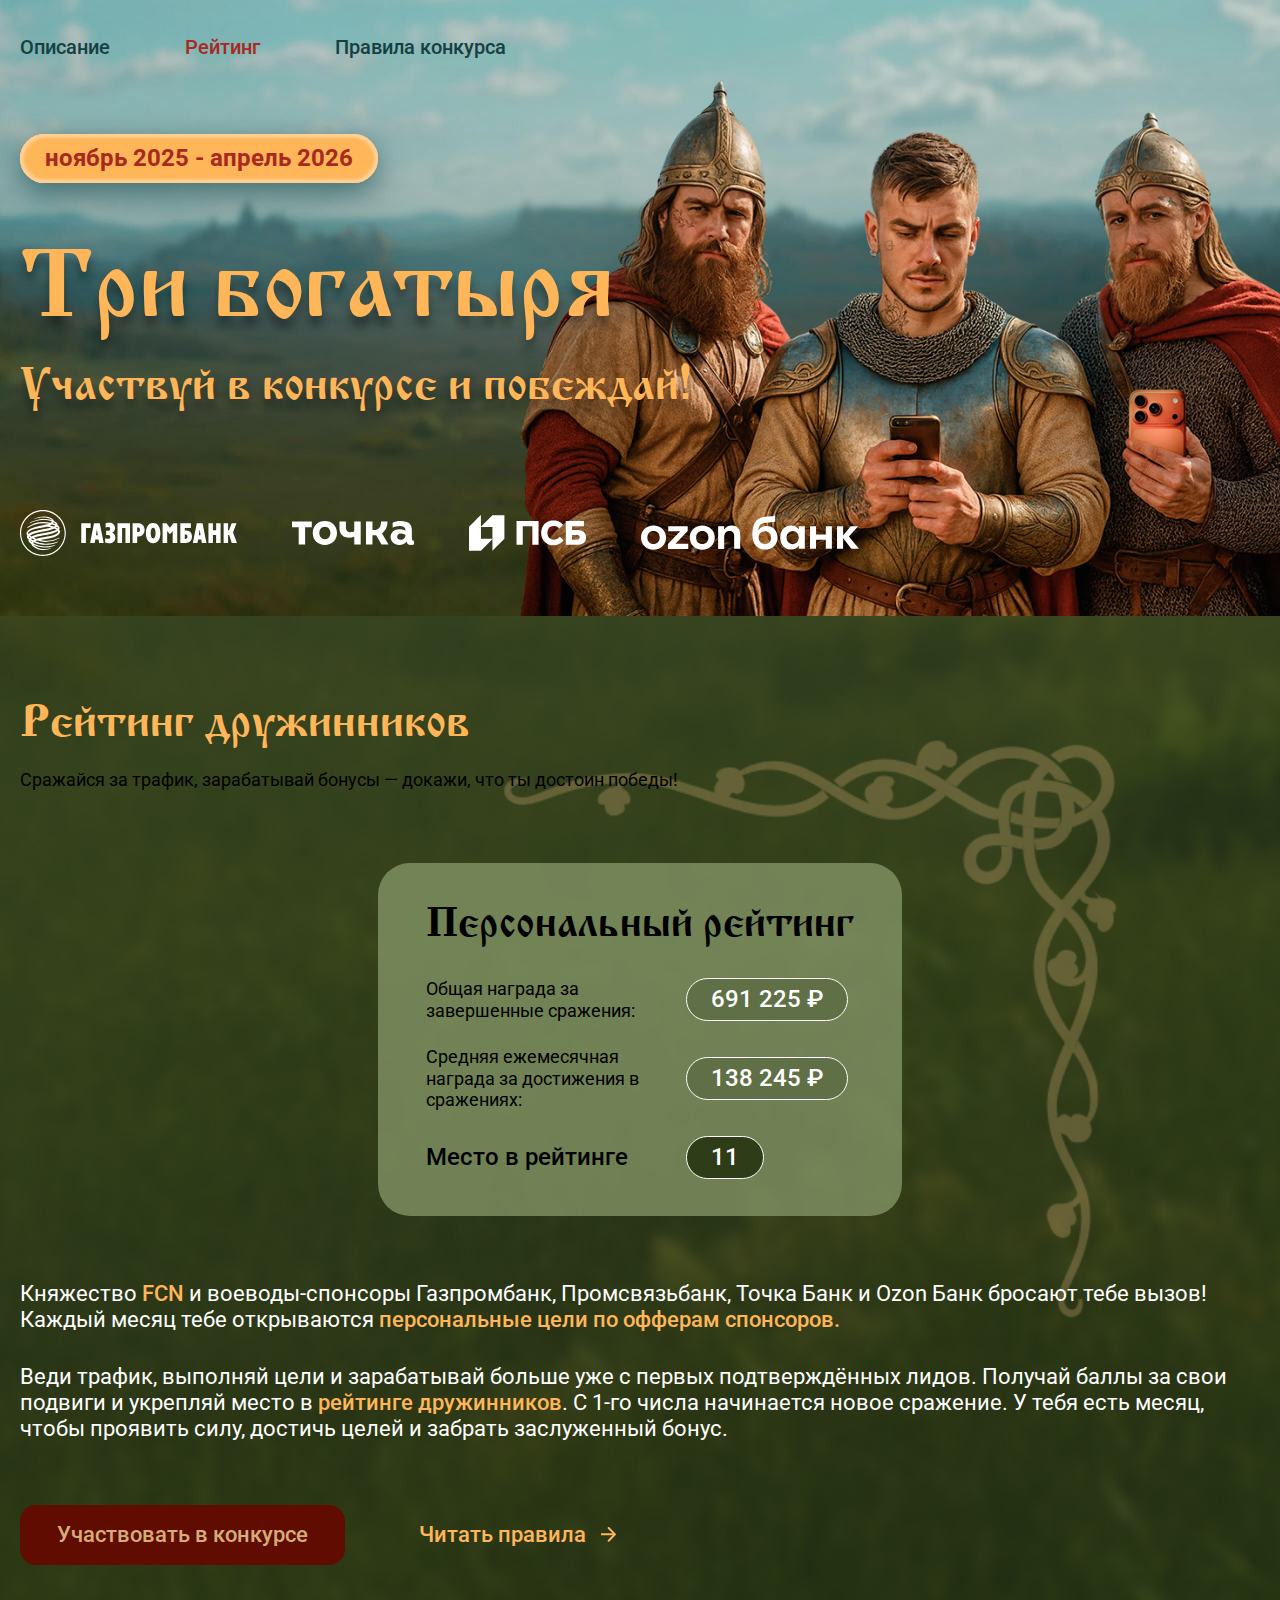
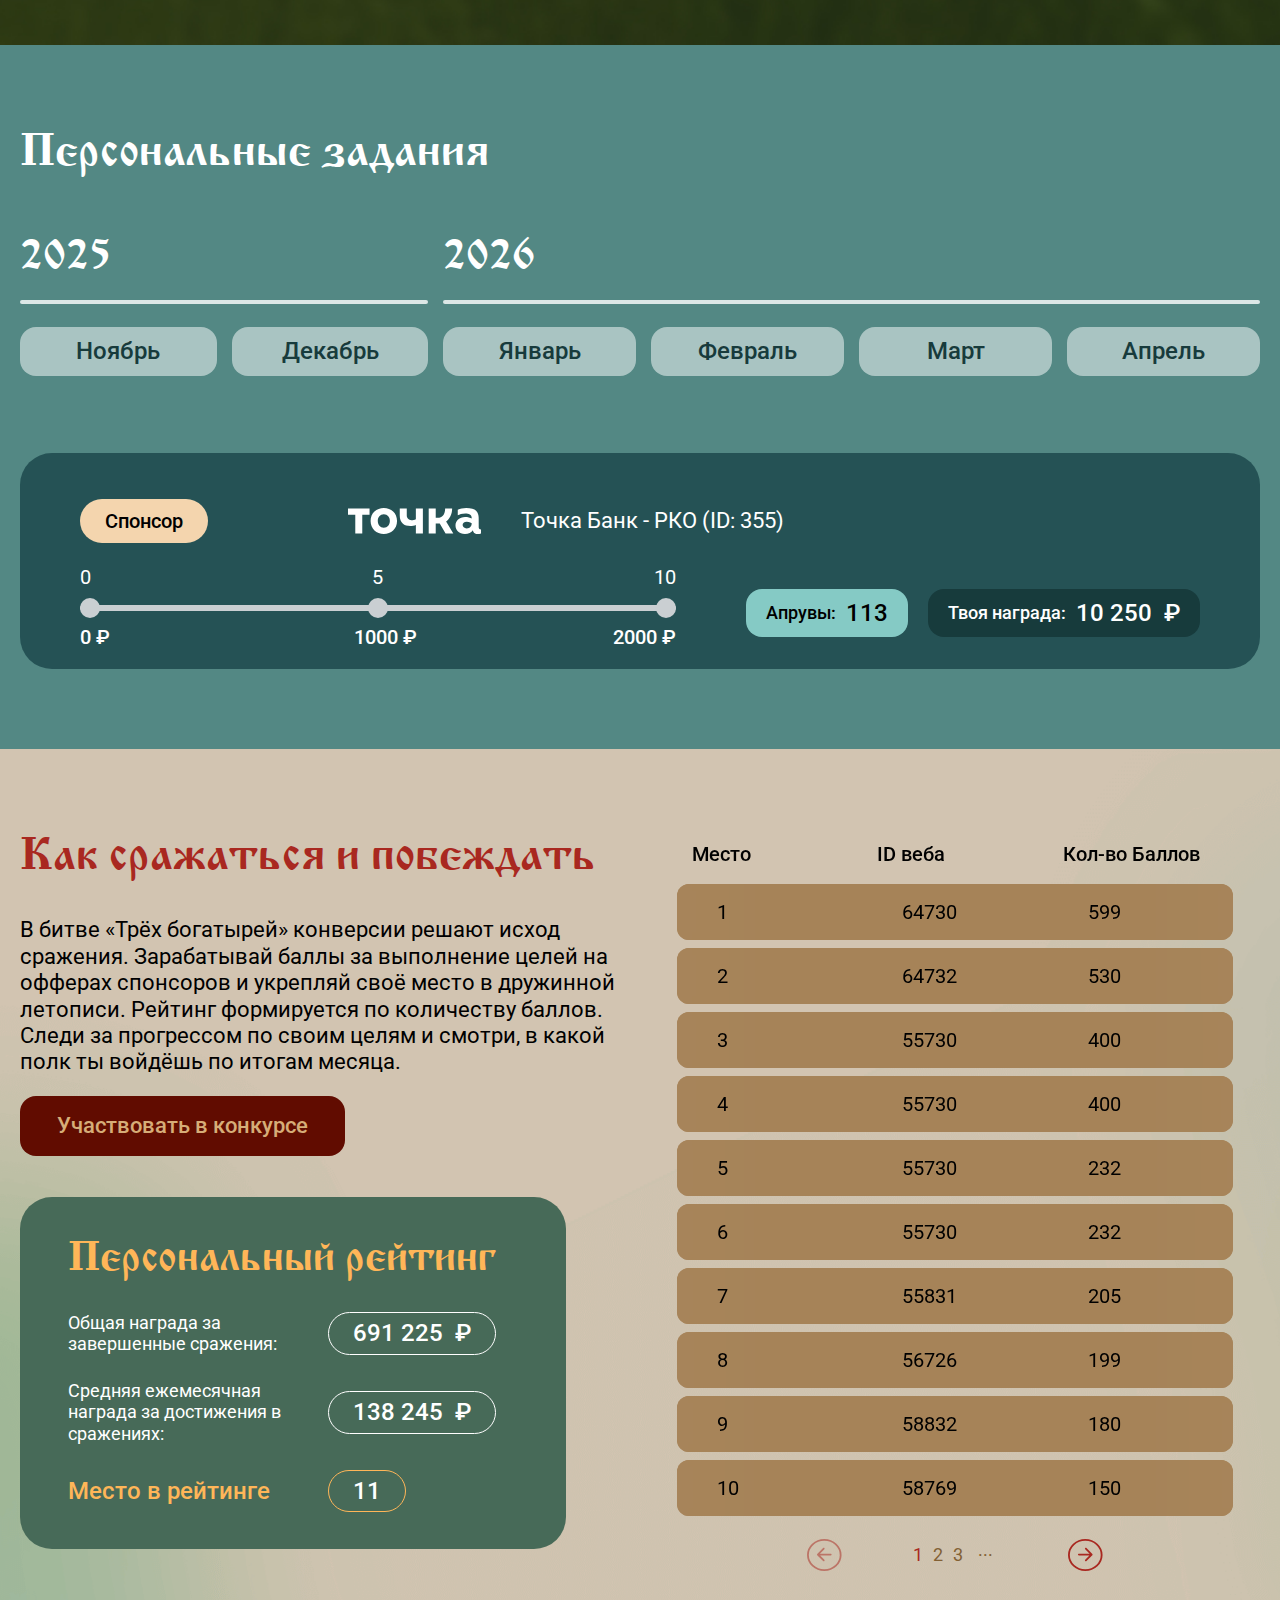
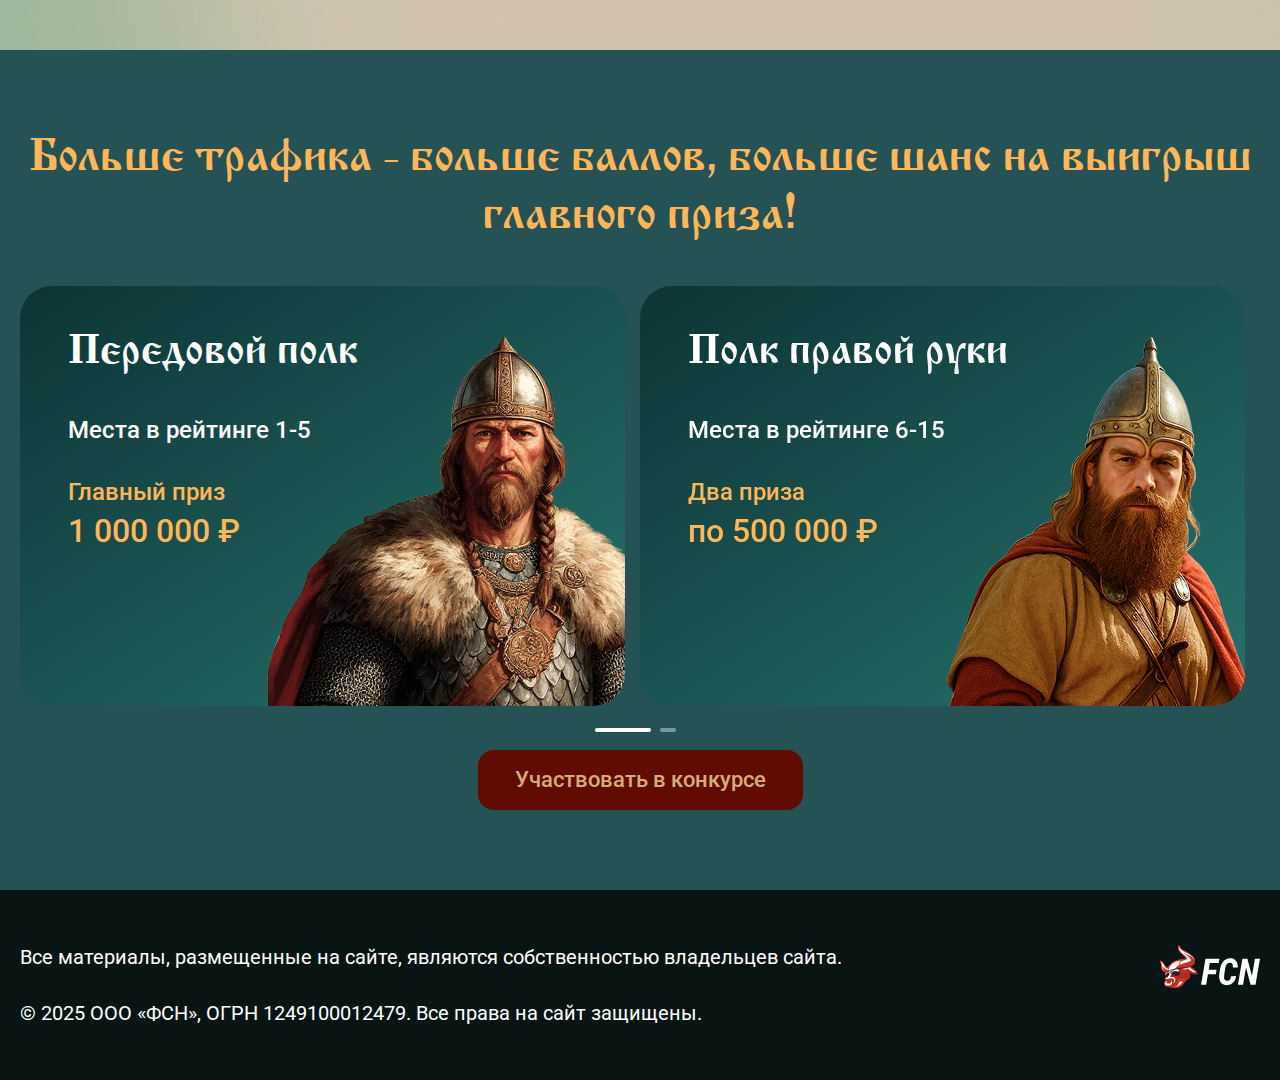
<file: rating.html>
<!DOCTYPE html>
<html lang="ru">

<head>

	<meta charset="utf-8">
	<!-- <base href="/"> -->

	<title>FCN</title>
	<meta name="description" content="">

	<meta http-equiv="X-UA-Compatible" content="IE=edge">
	<meta name="viewport" content="width=device-width, initial-scale=1, maximum-scale=1">
	
	<!-- Template Basic Images Start -->
	<meta property="og:image" content="path/to/image.jpg">
	<link rel="icon" href="img/favicon.ico">
	<!-- <link rel="apple-touch-icon" sizes="180x180" href="img/favicon/apple-touch-icon-180x180.png"> -->
	<!-- Template Basic Images End -->
	
	<!-- Custom Browsers Color Start -->
	<meta name="theme-color" content="#000">
	<!-- Custom Browsers Color End -->

	<link rel="preconnect" href="https://fonts.googleapis.com">
	<link rel="preconnect" href="https://fonts.gstatic.com" crossorigin>
	<link href="https://fonts.googleapis.com/css2?family=Roboto:ital,wght@0,100..900;1,100..900&display=swap" rel="stylesheet">

	<link rel="stylesheet" href="css/main.min.css">

</head>

<body>

	<header class="header">
		<div class="container">
			<div class="header__menu header-menu">
				<ul class="header-menu__list">
					<li class="header-menu__item">
						<a href="#" class="header-menu__link">Описание</a>
					</li>
					<li class="header-menu__item header-menu__item--active">
						<a href="#" class="header-menu__link">Рейтинг</a>
					</li>
					<li class="header-menu__item">
						<a href="#" class="header-menu__link">Правила конкурса</a>
					</li>
				</ul>
			</div>
			<div class="header__dates dates">
				<div class="dates__text">ноябрь 2025 - апрель 2026</div>
			</div>
			<div class="header__description">
				<h1 class="main-title">Три богатыря</h1>
				<h2 class="main-subtitle">Участвуй в конкурсе и побеждай!</h2>
			</div>
			<div class="header__sponsors sponsors">
				<ul class="sponsors__list">
					<li class="sponsors__item">
						<img src="img/sponsors/gazprombank.svg" alt="Газпромбанк">
					</li>
					<li class="sponsors__item">
						<img src="img/sponsors/tocka-bank.svg" alt="Точка">
					</li>
					<li class="sponsors__item">
						<img src="img/sponsors/psb.svg" alt="ПСБ">
					</li>
					<li class="sponsors__item">
						<img src="img/sponsors/ozon-bank.svg" alt="Ozon Bank">
					</li>
				</ul>
			</div>
		</div>
	</header>

	<main>
		<section class="rating">
			<div class="container">
				<h2 class="rating__title title title--accent">Рейтинг дружинников</h2>
				<p class="rating__subtitle">Сражайся за трафик, зарабатывай бонусы — докажи, что ты достоин победы!</p>
				<div class="rating__wrap">
					<div class="rating__personal rating-personal rating-personal--dark">
						<div class="rating-personal__title">Персональный рейтинг</div>
						<div class="rating-personal__columns">
							<div class="rating-personal__col">
								<p class="rating-personal__text">Общая награда за завершенные сражения:</p>
								<div class="rating-personal__prize"><span>691 225</span>&nbsp;₽</div>
							</div>
							<div class="rating-personal__col">
								<p class="rating-personal__text">Средняя ежемесячная награда за достижения в сражениях:</p>
								<div class="rating-personal__prize"><span>138 245</span>&nbsp;₽</div>
							</div>
							<div class="rating-personal__col rating-personal__col--place">
								<p class="rating-personal__text">Место в рейтинге</p>
								<div class="rating-personal__prize"><span>11</span></div>
							</div>
						</div>
					</div>
					<div class="rating__description">
						<p class="rating__text">Княжество <span class="text-accent">FCN</span> и воеводы-спонсоры Газпромбанк, Промсвязьбанк, Точка Банк и Ozon Банк бросают тебе вызов! Каждый месяц тебе открываются <span class="text-accent">персональные цели по офферам спонсоров.</span></p>
						<p class="rating__text">Веди трафик, выполняй цели и зарабатывай больше уже с первых подтверждённых лидов. Получай баллы за свои подвиги и укрепляй место в <span class="text-accent">рейтинге дружинников</span>. С 1-го числа начинается новое сражение. У тебя есть месяц, чтобы проявить силу, достичь целей и забрать заслуженный бонус.</p>
						<div class="rating__links">
							<a href="https://wm.fincpanetwork.ru/site/index" class="rating__button main-button main-button--accent">Участвовать в конкурсе</a>
							<div class="rating__rules rules-link">
								<a href="rules.html" class="rules-link__text">Читать правила</a>
								<img class="rules-link__icon" src="img/arrow.svg" alt="Arrow">
							</div>
						</div>
					</div>
				</div>
			</div>
		</section>

		<section class="personal-tasks">
			<div class="container">
				<h2 class="personal-tasks__title title title--white">Персональные задания</h2>
				<div class="personal-tasks__years tasks-years">
					<div class="tasks-years__columns">
						<div class="tasks-years__col tasks-years__col--min-w">
							<div class="tasks-years__year">2025</div>
							<div class="tasks-years__line"></div>
							<div class="tasks-years__buttons">
								<div class="tasks-years__button">Ноябрь</div>
								<div class="tasks-years__button">Декабрь</div>
							</div>
						</div>
						<div class="tasks-years__col">
							<div class="tasks-years__year">2026</div>
							<div class="tasks-years__line"></div>
							<div class="tasks-years__buttons">
								<div class="tasks-years__button">Январь</div>
								<div class="tasks-years__button">Февраль</div>
								<div class="tasks-years__button">Март</div>
								<div class="tasks-years__button">Апрель</div>
							</div>
						</div>
					</div>
				</div>
				<div class="personal-tasks__sponsors tasks-sponsors">
					<div class="tasks-sponsors__list">
						<div class="tasks-sponsors__item">
							<div class="tasks-sponsors__col">
								<div class="tasks-sponsors__mark">Спонсор</div>
								<div class="tasks-sponsors__bank">
									<div class="tasks-sponsors__bank-logo">
										<img src="img/sponsors/tocka-bank.svg" alt="Точка">
									</div>
									<div class="tasks-sponsors__bank-name">Точка Банк - РКО (ID: 355)</div>
								</div>
							</div>
							<div class="tasks-sponsors__col">
								<div class="tasks-sponsors__progress">
									<div class="progress-container">
										<div class="progress-container__markers markers">
											<div class="markers__mark markers__mark--0" data-value="0"></div>
											<div class="markers__mark markers__mark--50" data-value="50"></div>
											<div class="markers__mark markers__mark--100" data-value="100"></div>
										</div>
										<div class="progress-container__progress-line progress-line" data-value="40">
											<div class="progress-line__fill"></div>
											<div class="progress-line__labels progress-line-label">
												<div class="progress-line-label__top">
													<div class="progress-label-top progress-label-top--start">0</div>
													<div class="progress-label-top progress-label-top--center">5</div>
													<div class="progress-label-top progress-label-top--end">10</div>
												</div>
												<div class="progress-line-label__bottom">
													<div class="progress-label-bottom progress-label-bottom--start">0 ₽</div>
													<div class="progress-label-bottom progress-label-bottom--center">1000 ₽</div>
													<div class="progress-label-bottom progress-label-bottom--end">2000 ₽</div>
												</div>
											</div>
										</div>
									</div>
								</div>
								<div class="tasks-sponsors__info">
									<div class="tasks-sponsors__approve">
										<div class="tasks-sponsors__approve-text">Апрувы:</div>
										<div class="tasks-sponsors__approve-number">113</div>
									</div>
									<div class="tasks-sponsors__reward">
										<div class="tasks-sponsors__reward-text">Твоя награда:</div>
										<div class="tasks-sponsors__reward-number"><span>10 250</span>&nbsp; ₽</div>
									</div>
								</div>
							</div>
						</div>
					</div>
				</div>
			</div>
		</section>

		<section class="fight">
			<div class="container">
				<div class="fight__wrap">
					<div class="fight__col">
						<h2 class="fight__title title title--primary">Как сражаться и побеждать</h2>
						<p class="fight__text">В битве «Трёх богатырей» конверсии решают исход сражения. Зарабатывай баллы за выполнение целей на офферах спонсоров и укрепляй своё место в дружинной летописи.  Рейтинг формируется   по количеству баллов. Следи за прогрессом по своим целям и смотри, в какой полк ты войдёшь по итогам месяца.</p>
						<a href="https://wm.fincpanetwork.ru/site/index" class="fight__button main-button">Участвовать в конкурсе</a>
						<div class="fight__personal rating-personal rating-personal--primary">
						<div class="rating-personal__title">Персональный рейтинг</div>
						<div class="rating-personal__columns">
							<div class="rating-personal__col">
								<p class="rating-personal__text">Общая награда за завершенные сражения:</p>
								<div class="rating-personal__prize"><span>691 225</span>&nbsp; ₽</div>
							</div>
							<div class="rating-personal__col">
								<p class="rating-personal__text">Средняя ежемесячная награда за достижения в сражениях:</p>
								<div class="rating-personal__prize"><span>138 245</span>&nbsp; ₽</div>
							</div>
							<div class="rating-personal__col rating-personal__col--place">
								<p class="rating-personal__text">Место в рейтинге</p>
								<div class="rating-personal__prize"><span>11</span></div>
							</div>
						</div>
					</div>
					</div>
					<div class="fight__col">
						<div class="fight__box">
							<div class="fight__rating">
								<div class="rating-info-slider">
									<div class="rating-info-slider__item">
										<div class="rating-info-table">
											<table class="rating-info-table__row">
												<thead>
													<tr>
														<th>Место</th>
														<th>ID веба</th>
														<th>Кол-во Баллов</th>
													</tr>
												</thead>
												<tbody>
													<tr>
														<td>1</td>
														<td>64730</td>
														<td>599</td>
													</tr>
													<tr>
														<td>2</td>
														<td>64732</td>
														<td>530</td>
													</tr>
													<tr>
														<td>3</td>
														<td>55730</td>
														<td>400</td>
													</tr>
													<tr>
														<td>4</td>
														<td>55730</td>
														<td>400</td>
													</tr>
													<tr>
														<td>5</td>
														<td>55730</td>
														<td>232</td>
													</tr>
													<tr>
														<td>6</td>
														<td>55730</td>
														<td>232</td>
													</tr>
													<tr>
														<td>7</td>
														<td>55831</td>
														<td>205</td>
													</tr>
													<tr>
														<td>8</td>
														<td>56726</td>
														<td>199</td>
													</tr>
													<tr>
														<td>9</td>
														<td>58832</td>
														<td>180</td>													
													</tr>
													<tr>
														<td>10</td>
														<td>58769</td>
														<td>150</td>
													</tr>
												</tbody>
											</table>
										</div>
									</div>
									<div class="rating-info-slider__item">
										<div class="rating-info-table">
											<table class="rating-info-table__row">
												<thead>
													<tr>
														<th>Место</th>
														<th>ID веба</th>
														<th>Кол-во Баллов</th>
													</tr>
												</thead>
												<tbody>
													<tr>
														<td>1</td>
														<td>64730</td>
														<td>599</td>
													</tr>
													<tr>
														<td>2</td>
														<td>64732</td>
														<td>530</td>
													</tr>
													<tr>
														<td>3</td>
														<td>55730</td>
														<td>400</td>
													</tr>
													<tr>
														<td>4</td>
														<td>55730</td>
														<td>400</td>
													</tr>
													<tr>
														<td>5</td>
														<td>55730</td>
														<td>232</td>
													</tr>
													<tr>
														<td>6</td>
														<td>55730</td>
														<td>232</td>
													</tr>
													<tr>
														<td>7</td>
														<td>55831</td>
														<td>205</td>
													</tr>
													<tr>
														<td>8</td>
														<td>56726</td>
														<td>199</td>
													</tr>
													<tr>
														<td>9</td>
														<td>58832</td>
														<td>180</td>													
													</tr>
													<tr>
														<td>10</td>
														<td>58769</td>
														<td>150</td>
													</tr>
												</tbody>
											</table>
										</div>
									</div>
									<div class="rating-info-slider__item">
										<div class="rating-info-table">
											<table class="rating-info-table__row">
												<thead>
													<tr>
														<th>Место</th>
														<th>ID веба</th>
														<th>Кол-во Баллов</th>
													</tr>
												</thead>
												<tbody>
													<tr>
														<td>1</td>
														<td>64730</td>
														<td>599</td>
													</tr>
													<tr>
														<td>2</td>
														<td>64732</td>
														<td>530</td>
													</tr>
													<tr>
														<td>3</td>
														<td>55730</td>
														<td>400</td>
													</tr>
													<tr>
														<td>4</td>
														<td>55730</td>
														<td>400</td>
													</tr>
													<tr>
														<td>5</td>
														<td>55730</td>
														<td>232</td>
													</tr>
													<tr>
														<td>6</td>
														<td>55730</td>
														<td>232</td>
													</tr>
													<tr>
														<td>7</td>
														<td>55831</td>
														<td>205</td>
													</tr>
													<tr>
														<td>8</td>
														<td>56726</td>
														<td>199</td>
													</tr>
													<tr>
														<td>9</td>
														<td>58832</td>
														<td>180</td>													
													</tr>
													<tr>
														<td>10</td>
														<td>58769</td>
														<td>150</td>
													</tr>
												</tbody>
											</table>
										</div>
									</div>
									<div class="rating-info-slider__item">
										<div class="rating-info-table">
											<table class="rating-info-table__row">
												<thead>
													<tr>
														<th>Место</th>
														<th>ID веба</th>
														<th>Кол-во Баллов</th>
													</tr>
												</thead>
												<tbody>
													<tr>
														<td>1</td>
														<td>64730</td>
														<td>599</td>
													</tr>
													<tr>
														<td>2</td>
														<td>64732</td>
														<td>530</td>
													</tr>
													<tr>
														<td>3</td>
														<td>55730</td>
														<td>400</td>
													</tr>
													<tr>
														<td>4</td>
														<td>55730</td>
														<td>400</td>
													</tr>
													<tr>
														<td>5</td>
														<td>55730</td>
														<td>232</td>
													</tr>
													<tr>
														<td>6</td>
														<td>55730</td>
														<td>232</td>
													</tr>
													<tr>
														<td>7</td>
														<td>55831</td>
														<td>205</td>
													</tr>
													<tr>
														<td>8</td>
														<td>56726</td>
														<td>199</td>
													</tr>
													<tr>
														<td>9</td>
														<td>58832</td>
														<td>180</td>													
													</tr>
													<tr>
														<td>10</td>
														<td>58769</td>
														<td>150</td>
													</tr>
												</tbody>
											</table>
										</div>
									</div>
									<div class="rating-info-slider__item">
										<div class="rating-info-table">
											<table class="rating-info-table__row">
												<thead>
													<tr>
														<th>Место</th>
														<th>ID веба</th>
														<th>Кол-во Баллов</th>
													</tr>
												</thead>
												<tbody>
													<tr>
														<td>1</td>
														<td>64730</td>
														<td>599</td>
													</tr>
													<tr>
														<td>2</td>
														<td>64732</td>
														<td>530</td>
													</tr>
													<tr>
														<td>3</td>
														<td>55730</td>
														<td>400</td>
													</tr>
													<tr>
														<td>4</td>
														<td>55730</td>
														<td>400</td>
													</tr>
													<tr>
														<td>5</td>
														<td>55730</td>
														<td>232</td>
													</tr>
													<tr>
														<td>6</td>
														<td>55730</td>
														<td>232</td>
													</tr>
													<tr>
														<td>7</td>
														<td>55831</td>
														<td>205</td>
													</tr>
													<tr>
														<td>8</td>
														<td>56726</td>
														<td>199</td>
													</tr>
													<tr>
														<td>9</td>
														<td>58832</td>
														<td>180</td>													
													</tr>
													<tr>
														<td>10</td>
														<td>58769</td>
														<td>150</td>
													</tr>
												</tbody>
											</table>
										</div>
									</div>
									<div class="rating-info-slider__item">
										<div class="rating-info-table">
											<table class="rating-info-table__row">
												<thead>
													<tr>
														<th>Место</th>
														<th>ID веба</th>
														<th>Кол-во Баллов</th>
													</tr>
												</thead>
												<tbody>
													<tr>
														<td>1</td>
														<td>64730</td>
														<td>599</td>
													</tr>
													<tr>
														<td>2</td>
														<td>64732</td>
														<td>530</td>
													</tr>
													<tr>
														<td>3</td>
														<td>55730</td>
														<td>400</td>
													</tr>
													<tr>
														<td>4</td>
														<td>55730</td>
														<td>400</td>
													</tr>
													<tr>
														<td>5</td>
														<td>55730</td>
														<td>232</td>
													</tr>
													<tr>
														<td>6</td>
														<td>55730</td>
														<td>232</td>
													</tr>
													<tr>
														<td>7</td>
														<td>55831</td>
														<td>205</td>
													</tr>
													<tr>
														<td>8</td>
														<td>56726</td>
														<td>199</td>
													</tr>
													<tr>
														<td>9</td>
														<td>58832</td>
														<td>180</td>													
													</tr>
													<tr>
														<td>10</td>
														<td>58769</td>
														<td>150</td>
													</tr>
												</tbody>
											</table>
										</div>
									</div>
									<div class="rating-info-slider__item">
										<div class="rating-info-table">
											<table class="rating-info-table__row">
												<thead>
													<tr>
														<th>Место</th>
														<th>ID веба</th>
														<th>Кол-во Баллов</th>
													</tr>
												</thead>
												<tbody>
													<tr>
														<td>1</td>
														<td>64730</td>
														<td>599</td>
													</tr>
													<tr>
														<td>2</td>
														<td>64732</td>
														<td>530</td>
													</tr>
													<tr>
														<td>3</td>
														<td>55730</td>
														<td>400</td>
													</tr>
													<tr>
														<td>4</td>
														<td>55730</td>
														<td>400</td>
													</tr>
													<tr>
														<td>5</td>
														<td>55730</td>
														<td>232</td>
													</tr>
													<tr>
														<td>6</td>
														<td>55730</td>
														<td>232</td>
													</tr>
													<tr>
														<td>7</td>
														<td>55831</td>
														<td>205</td>
													</tr>
													<tr>
														<td>8</td>
														<td>56726</td>
														<td>199</td>
													</tr>
													<tr>
														<td>9</td>
														<td>58832</td>
														<td>180</td>													
													</tr>
													<tr>
														<td>10</td>
														<td>58769</td>
														<td>150</td>
													</tr>
												</tbody>
											</table>
										</div>
									</div>
									<div class="rating-info-slider__item">
										<div class="rating-info-table">
											<table class="rating-info-table__row">
												<thead>
													<tr>
														<th>Место</th>
														<th>ID веба</th>
														<th>Кол-во Баллов</th>
													</tr>
												</thead>
												<tbody>
													<tr>
														<td>1</td>
														<td>64730</td>
														<td>599</td>
													</tr>
													<tr>
														<td>2</td>
														<td>64732</td>
														<td>530</td>
													</tr>
													<tr>
														<td>3</td>
														<td>55730</td>
														<td>400</td>
													</tr>
													<tr>
														<td>4</td>
														<td>55730</td>
														<td>400</td>
													</tr>
													<tr>
														<td>5</td>
														<td>55730</td>
														<td>232</td>
													</tr>
													<tr>
														<td>6</td>
														<td>55730</td>
														<td>232</td>
													</tr>
													<tr>
														<td>7</td>
														<td>55831</td>
														<td>205</td>
													</tr>
													<tr>
														<td>8</td>
														<td>56726</td>
														<td>199</td>
													</tr>
													<tr>
														<td>9</td>
														<td>58832</td>
														<td>180</td>													
													</tr>
													<tr>
														<td>10</td>
														<td>58769</td>
														<td>150</td>
													</tr>
												</tbody>
											</table>
										</div>
									</div>
									<div class="rating-info-slider__item">
										<div class="rating-info-table">
											<table class="rating-info-table__row">
												<thead>
													<tr>
														<th>Место</th>
														<th>ID веба</th>
														<th>Кол-во Баллов</th>
													</tr>
												</thead>
												<tbody>
													<tr>
														<td>1</td>
														<td>64730</td>
														<td>599</td>
													</tr>
													<tr>
														<td>2</td>
														<td>64732</td>
														<td>530</td>
													</tr>
													<tr>
														<td>3</td>
														<td>55730</td>
														<td>400</td>
													</tr>
													<tr>
														<td>4</td>
														<td>55730</td>
														<td>400</td>
													</tr>
													<tr>
														<td>5</td>
														<td>55730</td>
														<td>232</td>
													</tr>
													<tr>
														<td>6</td>
														<td>55730</td>
														<td>232</td>
													</tr>
													<tr>
														<td>7</td>
														<td>55831</td>
														<td>205</td>
													</tr>
													<tr>
														<td>8</td>
														<td>56726</td>
														<td>199</td>
													</tr>
													<tr>
														<td>9</td>
														<td>58832</td>
														<td>180</td>													
													</tr>
													<tr>
														<td>10</td>
														<td>58769</td>
														<td>150</td>
													</tr>
												</tbody>
											</table>
										</div>
									</div>
									<div class="rating-info-slider__item">
										<div class="rating-info-table">
											<table class="rating-info-table__row">
												<thead>
													<tr>
														<th>Место</th>
														<th>ID веба</th>
														<th>Кол-во Баллов</th>
													</tr>
												</thead>
												<tbody>
													<tr>
														<td>1</td>
														<td>64730</td>
														<td>599</td>
													</tr>
													<tr>
														<td>2</td>
														<td>64732</td>
														<td>530</td>
													</tr>
													<tr>
														<td>3</td>
														<td>55730</td>
														<td>400</td>
													</tr>
													<tr>
														<td>4</td>
														<td>55730</td>
														<td>400</td>
													</tr>
													<tr>
														<td>5</td>
														<td>55730</td>
														<td>232</td>
													</tr>
													<tr>
														<td>6</td>
														<td>55730</td>
														<td>232</td>
													</tr>
													<tr>
														<td>7</td>
														<td>55831</td>
														<td>205</td>
													</tr>
													<tr>
														<td>8</td>
														<td>56726</td>
														<td>199</td>
													</tr>
													<tr>
														<td>9</td>
														<td>58832</td>
														<td>180</td>													
													</tr>
													<tr>
														<td>10</td>
														<td>58769</td>
														<td>150</td>
													</tr>
												</tbody>
											</table>
										</div>
									</div>
									<div class="rating-info-slider__item">
										<div class="rating-info-table">
											<table class="rating-info-table__row">
												<thead>
													<tr>
														<th>Место</th>
														<th>ID веба</th>
														<th>Кол-во Баллов</th>
													</tr>
												</thead>
												<tbody>
													<tr>
														<td>1</td>
														<td>64730</td>
														<td>599</td>
													</tr>
													<tr>
														<td>2</td>
														<td>64732</td>
														<td>530</td>
													</tr>
													<tr>
														<td>3</td>
														<td>55730</td>
														<td>400</td>
													</tr>
													<tr>
														<td>4</td>
														<td>55730</td>
														<td>400</td>
													</tr>
													<tr>
														<td>5</td>
														<td>55730</td>
														<td>232</td>
													</tr>
													<tr>
														<td>6</td>
														<td>55730</td>
														<td>232</td>
													</tr>
													<tr>
														<td>7</td>
														<td>55831</td>
														<td>205</td>
													</tr>
													<tr>
														<td>8</td>
														<td>56726</td>
														<td>199</td>
													</tr>
													<tr>
														<td>9</td>
														<td>58832</td>
														<td>180</td>													
													</tr>
													<tr>
														<td>10</td>
														<td>58769</td>
														<td>150</td>
													</tr>
												</tbody>
											</table>
										</div>
									</div>
									<div class="rating-info-slider__item">
										<div class="rating-info-table">
											<table class="rating-info-table__row">
												<thead>
													<tr>
														<th>Место</th>
														<th>ID веба</th>
														<th>Кол-во Баллов</th>
													</tr>
												</thead>
												<tbody>
													<tr>
														<td>1</td>
														<td>64730</td>
														<td>599</td>
													</tr>
													<tr>
														<td>2</td>
														<td>64732</td>
														<td>530</td>
													</tr>
													<tr>
														<td>3</td>
														<td>55730</td>
														<td>400</td>
													</tr>
													<tr>
														<td>4</td>
														<td>55730</td>
														<td>400</td>
													</tr>
													<tr>
														<td>5</td>
														<td>55730</td>
														<td>232</td>
													</tr>
													<tr>
														<td>6</td>
														<td>55730</td>
														<td>232</td>
													</tr>
													<tr>
														<td>7</td>
														<td>55831</td>
														<td>205</td>
													</tr>
													<tr>
														<td>8</td>
														<td>56726</td>
														<td>199</td>
													</tr>
													<tr>
														<td>9</td>
														<td>58832</td>
														<td>180</td>													
													</tr>
													<tr>
														<td>10</td>
														<td>58769</td>
														<td>150</td>
													</tr>
												</tbody>
											</table>
										</div>
									</div>
									<div class="rating-info-slider__item">
										<div class="rating-info-table">
											<table class="rating-info-table__row">
												<thead>
													<tr>
														<th>Место</th>
														<th>ID веба</th>
														<th>Кол-во Баллов</th>
													</tr>
												</thead>
												<tbody>
													<tr>
														<td>1</td>
														<td>64730</td>
														<td>599</td>
													</tr>
													<tr>
														<td>2</td>
														<td>64732</td>
														<td>530</td>
													</tr>
													<tr>
														<td>3</td>
														<td>55730</td>
														<td>400</td>
													</tr>
													<tr>
														<td>4</td>
														<td>55730</td>
														<td>400</td>
													</tr>
													<tr>
														<td>5</td>
														<td>55730</td>
														<td>232</td>
													</tr>
													<tr>
														<td>6</td>
														<td>55730</td>
														<td>232</td>
													</tr>
													<tr>
														<td>7</td>
														<td>55831</td>
														<td>205</td>
													</tr>
													<tr>
														<td>8</td>
														<td>56726</td>
														<td>199</td>
													</tr>
													<tr>
														<td>9</td>
														<td>58832</td>
														<td>180</td>													
													</tr>
													<tr>
														<td>10</td>
														<td>58769</td>
														<td>150</td>
													</tr>
												</tbody>
											</table>
										</div>
									</div>
									<div class="rating-info-slider__item">
										<div class="rating-info-table">
											<table class="rating-info-table__row">
												<thead>
													<tr>
														<th>Место</th>
														<th>ID веба</th>
														<th>Кол-во Баллов</th>
													</tr>
												</thead>
												<tbody>
													<tr>
														<td>1</td>
														<td>64730</td>
														<td>599</td>
													</tr>
													<tr>
														<td>2</td>
														<td>64732</td>
														<td>530</td>
													</tr>
													<tr>
														<td>3</td>
														<td>55730</td>
														<td>400</td>
													</tr>
													<tr>
														<td>4</td>
														<td>55730</td>
														<td>400</td>
													</tr>
													<tr>
														<td>5</td>
														<td>55730</td>
														<td>232</td>
													</tr>
													<tr>
														<td>6</td>
														<td>55730</td>
														<td>232</td>
													</tr>
													<tr>
														<td>7</td>
														<td>55831</td>
														<td>205</td>
													</tr>
													<tr>
														<td>8</td>
														<td>56726</td>
														<td>199</td>
													</tr>
													<tr>
														<td>9</td>
														<td>58832</td>
														<td>180</td>													
													</tr>
													<tr>
														<td>10</td>
														<td>58769</td>
														<td>150</td>
													</tr>
												</tbody>
											</table>
										</div>
									</div>
									<div class="rating-info-slider__item">
										<div class="rating-info-table">
											<table class="rating-info-table__row">
												<thead>
													<tr>
														<th>Место</th>
														<th>ID веба</th>
														<th>Кол-во Баллов</th>
													</tr>
												</thead>
												<tbody>
													<tr>
														<td>1</td>
														<td>64730</td>
														<td>599</td>
													</tr>
													<tr>
														<td>2</td>
														<td>64732</td>
														<td>530</td>
													</tr>
													<tr>
														<td>3</td>
														<td>55730</td>
														<td>400</td>
													</tr>
													<tr>
														<td>4</td>
														<td>55730</td>
														<td>400</td>
													</tr>
													<tr>
														<td>5</td>
														<td>55730</td>
														<td>232</td>
													</tr>
													<tr>
														<td>6</td>
														<td>55730</td>
														<td>232</td>
													</tr>
													<tr>
														<td>7</td>
														<td>55831</td>
														<td>205</td>
													</tr>
													<tr>
														<td>8</td>
														<td>56726</td>
														<td>199</td>
													</tr>
													<tr>
														<td>9</td>
														<td>58832</td>
														<td>180</td>													
													</tr>
													<tr>
														<td>10</td>
														<td>58769</td>
														<td>150</td>
													</tr>
												</tbody>
											</table>
										</div>
									</div>
								</div>
								<div class="slider-pagination"></div>
							</div>
							<div class="fight__image">
								<img src="img/flowers.png" alt="Flowers">
							</div>
						</div>
					</div>
				</div>
			</div>
		</section>

		<section class="ranks">
			<div class="container">
				<h2 class="ranks__title title title--accent">Больше трафика - больше баллов, больше шанс на выигрыш главного приза!</h2>
				<div class="ranks__content content-ranks">
					<div class="content-ranks__slider">
						<div class="content-ranks-slider">
							<div class="content-ranks-slider__item">
								<div class="content-ranks-slider__title">Передовой полк</div>
								<div class="content-ranks-slider__info">Места в рейтинге 1-5</div>
								<div class="content-ranks-slider__text">
									<p class="content-ranks-slider__prize">Главный приз</p>
									<p class="content-ranks-slider__price">1 000 000 ₽</p>
								</div>
								<div class="content-ranks-slider__image">
									<img src="img/hero-1.png" alt="Hero">
								</div>
							</div>
							<div class="content-ranks-slider__item">
								<div class="content-ranks-slider__title">Полк правой руки</div>
								<div class="content-ranks-slider__info">Места в рейтинге 6-15</div>
								<div class="content-ranks-slider__text">
									<p class="content-ranks-slider__prize">Два приза</p>
									<p class="content-ranks-slider__price">по 500 000 ₽</p>
								</div>
								<div class="content-ranks-slider__image">
									<img src="img/hero-2.png" alt="Hero">
								</div>
							</div>
							<div class="content-ranks-slider__item">
								<div class="content-ranks-slider__title">Полк левой руки</div>
								<div class="content-ranks-slider__info">Места в рейтинге 16–30</div>
								<div class="content-ranks-slider__text">
									<p class="content-ranks-slider__prize">Пять призов</p>
									<p class="content-ranks-slider__price">по 250 000 ₽</p>
								</div>
								<div class="content-ranks-slider__image">
									<img src="img/hero-3.png" alt="Hero">
								</div>
							</div>
						</div>
					</div>
				</div>
				<div class="ranks__button">
					<a href="https://wm.fincpanetwork.ru/site/index" class="main-button main-button--accent">Участвовать в конкурсе</a>
				</div>
			</div>
		</section>
	</main>

	<footer class="footer">
		<div class="container">
			<div class="footer__wrap">
				<div class="footer__descr">
					<p class="footer__text">Все материалы, размещенные на сайте, являются собственностью владельцев сайта.</p>
					<p class="footer__text">© 2025 ООО «ФСН», ОГРН 1249100012479. Все права на сайт защищены.</p>
				</div>
				<a href="index.html" class="footer__logo">
					<img src="img/logo.svg" alt="Logo">
				</a>
			</div>
		</div>
	</footer>

	<script src="js/scripts.min.js"></script>

</body>
</html>
</file>
<file: css/main.min.css>
.slick-slider{position:relative;display:block;box-sizing:border-box;-webkit-user-select:none;-moz-user-select:none;-ms-user-select:none;user-select:none;-webkit-touch-callout:none;-khtml-user-select:none;-ms-touch-action:pan-y;touch-action:pan-y;-webkit-tap-highlight-color:transparent}.slick-list{position:relative;display:block;overflow:hidden;margin:0;padding:0}.slick-list:focus{outline:0}.slick-list.dragging{cursor:pointer;cursor:hand}.slick-slider .slick-list,.slick-slider .slick-track{-webkit-transform:translate3d(0,0,0);-moz-transform:translate3d(0,0,0);-ms-transform:translate3d(0,0,0);-o-transform:translate3d(0,0,0);transform:translate3d(0,0,0)}.slick-track{position:relative;top:0;left:0;display:block;margin-left:auto;margin-right:auto}.slick-track:after,.slick-track:before{display:table;content:''}.slick-track:after{clear:both}.slick-loading .slick-track{visibility:hidden}.slick-slide{display:none;float:left;height:100%;min-height:1px}[dir=rtl] .slick-slide{float:right}.slick-slide img{display:block}.slick-slide.slick-loading img{display:none}.slick-slide.dragging img{pointer-events:none}.slick-initialized .slick-slide{display:block}.slick-loading .slick-slide{visibility:hidden}.slick-vertical .slick-slide{display:block;height:auto;border:1px solid transparent}.slick-arrow.slick-hidden{display:none}@font-face{font-family:"Cyrillic Old Bold";font-weight:400;font-style:normal;src:url("../fonts/Cyrillic Old Bold.woff") format("woff"),url("../fonts/Cyrillic Old Bold.ttf") format("truetype")}*,:after,:before{-webkit-box-sizing:border-box;box-sizing:border-box}::-webkit-input-placeholder{color:#666}::-moz-placeholder{color:#666}:-ms-input-placeholder{color:#666}::-ms-input-placeholder{color:#666}::placeholder{color:#666}::-moz-selection{background-color:#7a2f43;color:#fff}::selection{background-color:#7a2f43;color:#fff}body{font-size:18px;font-weight:400;min-width:320px;position:relative;line-height:1.2;font-family:Roboto,sans-serif;overflow-x:hidden;color:#000;padding:0;margin:0;background-color:#fff}body input,body textarea{border:#666 1px solid;outline:0}body input:focus:required:invalid,body textarea:focus:required:invalid{border-color:#ff5f00}body.lock{overflow:hidden}img{height:auto;width:100%}b,strong{font-weight:600}a{text-decoration:none;cursor:pointer;display:block}a:hover{text-decoration:none}li,p,ul{padding:0;margin:0}li{list-style-type:none}h1,h2,h3,h4,h5,h6{padding:0;margin:0;font-weight:400}button{background:0 0;border:none;cursor:pointer;padding:0;margin:0;outline:0}.mobile-hidden{display:block}.desktop-hidden{display:none}.container{max-width:1735px;margin:0 auto;padding:0 20px;width:100%;position:relative;z-index:10}.button{font-weight:500;text-align:center;padding:18px 20px;font-size:16px;font-family:Roboto,sans-serif;cursor:pointer;background-color:#fff;color:#fff;-webkit-transition:.3s all ease;transition:.3s all ease;display:inline-block}.button:hover{-webkit-box-shadow:inset 0 0 0 30px rgba(255,255,255,.1);box-shadow:inset 0 0 0 30px rgba(255,255,255,.1)}a{word-break:break-all;white-space:normal;overflow-wrap:break-word}section{padding:80px 0}.title{font-size:48px;font-family:"Cyrillic Old Bold",sans-serif}.title--white{color:#fff}.title--accent{color:#ffb658}.title--primary{color:#a92820}.subtitle{font-size:24px;font-weight:500}.subtitle--white{color:#fff}.subtitle--accent{color:#ffb658}.text-accent{color:#ffb658;font-size:22px;font-weight:500}.header{background-image:url(../img/main-bg.jpg);background-repeat:no-repeat;background-size:cover;background-position:65% center;min-height:616px;padding:20px 0}.header__description{margin-top:60px}.header__sponsors{margin-top:94px}.header__dates{margin-top:60px}.header-menu{padding:15px 0}.header-menu__list{display:-webkit-box;display:-ms-flexbox;display:flex;-webkit-box-align:center;-ms-flex-align:center;align-items:center;gap:75px}.header-menu__item--active .header-menu__link{color:#a92820}.header-menu__item:hover .header-menu__link{color:#a92820}.header-menu__link{color:#154043;font-weight:500;font-size:20px;cursor:pointer}.dates{border-radius:48px;-webkit-box-shadow:0 10px 30px 0 #3f6d70;box-shadow:0 10px 30px 0 #3f6d70;background:#ffb658;padding:10px 25px;width:-webkit-max-content;width:-moz-max-content;width:max-content;-webkit-box-shadow:inset 3px 3px 3px #ffd094,inset -3px 3px 3px #ffd094,inset 3px -3px 3px #ffd094,inset -3px -3px 3px #ffd094,0 10px 30px #3f6d70;box-shadow:inset 3px 3px 3px #ffd094,inset -3px 3px 3px #ffd094,inset 3px -3px 3px #ffd094,inset -3px -3px 3px #ffd094,0 10px 30px #3f6d70}.dates__text{color:#a92820;font-size:24px;font-weight:700}.main-title{font-size:100px;line-height:100%;font-family:"Cyrillic Old Bold",sans-serif;color:#ffb658;text-shadow:0 10px 10px rgba(0,0,0,.35)}.main-subtitle{font-size:48px;font-family:"Cyrillic Old Bold",sans-serif;color:#ffb658;margin-top:16px;text-shadow:0 10px 10px rgba(0,0,0,.35)}.sponsors__list{display:-webkit-box;display:-ms-flexbox;display:flex;-webkit-box-align:center;-ms-flex-align:center;align-items:center;gap:55px}.sponsors__item{display:-webkit-box;display:-ms-flexbox;display:flex;-webkit-box-align:center;-ms-flex-align:center;align-items:center;height:46px;width:auto}.sponsors img{max-height:100%;width:auto}.rating{background-image:url(../img/bg-1.jpg);background-repeat:no-repeat;background-size:cover;background-position:100% top}.rating__subtitle{margin-top:15px}.rating__wrap{display:-webkit-box;display:-ms-flexbox;display:flex;-webkit-box-align:start;-ms-flex-align:start;align-items:flex-start;margin-top:73px;gap:65px}.rating__text{color:#fff;font-size:22px}.rating__text+.rating__text{margin-top:30px}.rating__links{display:-webkit-box;display:-ms-flexbox;display:flex;-webkit-box-align:center;-ms-flex-align:center;align-items:center;gap:74px;margin-top:62px}.rating__description{max-width:977px}.rating-personal{display:-webkit-box;display:-ms-flexbox;display:flex;-webkit-box-orient:vertical;-webkit-box-direction:normal;-ms-flex-direction:column;flex-direction:column;-webkit-box-flex:1;-ms-flex:1 0 100%;flex:1 0 100%;gap:25px;border-radius:32px;max-width:546px;padding:37px 48px}.rating-personal--dark{background:rgba(130,148,101,.8)}.rating-personal--primary{background:#476a58;color:#fff}.rating-personal--primary .rating-personal__title{color:#ffb658}.rating-personal--primary .rating-personal__prize{background-color:#476a58}.rating-personal--primary .rating-personal__col--place .rating-personal__text{color:#ffb658}.rating-personal--primary .rating-personal__col--place .rating-personal__prize{border:1px solid #ffb658;background-color:#476a58}.rating-personal__title{font-size:44px;font-family:"Cyrillic Old Bold",sans-serif}.rating-personal__columns{display:-webkit-box;display:-ms-flexbox;display:flex;-webkit-box-orient:vertical;-webkit-box-direction:normal;-ms-flex-direction:column;flex-direction:column;gap:25px}.rating-personal__col{display:-webkit-box;display:-ms-flexbox;display:flex;-webkit-box-align:center;-ms-flex-align:center;align-items:center;-webkit-box-pack:start;-ms-flex-pack:start;justify-content:flex-start;gap:10px}.rating-personal__col--place .rating-personal__text{font-size:24px;font-weight:500}.rating-personal__col--place .rating-personal__prize{background-color:#2f3c18}.rating-personal__text{font-size:18px;max-width:250px;width:100%}.rating-personal__prize{border:1px solid #fff;border-radius:50px;background-color:#607046;padding:6px 24px;color:#fff;font-size:24px;font-weight:500;display:-webkit-box;display:-ms-flexbox;display:flex;-webkit-box-align:center;-ms-flex-align:center;align-items:center;white-space:nowrap}.main-button{min-width:325px;font-size:22px;line-height:100%;font-weight:500;border-radius:16px;background:#610c00;padding:19px 23px;text-align:center;-webkit-transition:.3s all ease;transition:.3s all ease;color:#d6ad78;width:-webkit-max-content;width:-moz-max-content;width:max-content}.main-button--white{color:#fff;background:#a92820}.main-button:hover{-webkit-box-shadow:inset 0 0 0 35px rgba(255,255,255,.1);box-shadow:inset 0 0 0 35px rgba(255,255,255,.1)}.rules-link{display:-webkit-box;display:-ms-flexbox;display:flex;-webkit-box-align:center;-ms-flex-align:center;align-items:center;gap:15px}.rules-link__text{color:#ffb658;font-size:22px;font-weight:500;white-space:nowrap}.rules-link__icon{width:15px}.rating-info-slider .slick-dots{display:-webkit-box;display:-ms-flexbox;display:flex;-webkit-box-align:center;-ms-flex-align:center;align-items:center;-webkit-box-pack:center;-ms-flex-pack:center;justify-content:center;cursor:pointer}.rating-info-slider .slick-dots>li{display:inline-block;margin:5px}.rating-info-slider .slick-dots>.slick-active{color:#ffb658}.rating-info-slider .slick-arrow{position:absolute;bottom:-50px;z-index:10;font-size:0;width:35px;height:35px;border:none;outline:0;cursor:pointer}.rating-info-slider .slick-arrow+.slick-list{margin-bottom:15px}.rating-info-slider .slick-arrow.slick-prev{left:130px;background:url(../img/arrow-left.svg) 0 0/100% no-repeat}.rating-info-slider .slick-arrow.slick-prev:hover{background:url(../img/arrow-left.svg) 0 0/100% no-repeat}.rating-info-slider .slick-arrow.slick-prev.slick-disabled{background:url(../img/arrow-left-disabled.svg) 0 0/100% no-repeat}.rating-info-slider .slick-arrow.slick-next{right:130px;background:url(../img/arrow-right.svg) 0 0/100% no-repeat}.rating-info-slider .slick-arrow.slick-next:hover{background:url(../img/arrow-right.svg) 0 0/100% no-repeat}.rating-info-slider .slick-arrow.slick-next.slick-disabled{background:url(../img/arrow-right-disabled.svg) 0 0/100% no-repeat}.rating-info-slider .slick-track{display:-webkit-box;display:-ms-flexbox;display:flex}.rating-info-slider .slick-slide>div{display:-webkit-box;display:-ms-flexbox;display:flex;min-height:100%}.slider-pagination{display:-webkit-box;display:-ms-flexbox;display:flex;gap:0;margin-top:10px;-webkit-box-pack:center;-ms-flex-pack:center;justify-content:center}.slider-pagination .dot{cursor:pointer;padding:5px;color:#826034}.slider-pagination .dot.active{color:#a92820}.slider-pagination .dots{margin:0 10px;color:#826034}.rating-info-table{overflow-x:auto}.rating-info-table::-webkit-scrollbar{display:none}.rating-info-table__row{table-layout:fixed;white-space:nowrap;background-color:transparent;width:100%;border-spacing:0 8px;border-collapse:separate}.rating-info-table tr{background:#a68358}.rating-info-table tr:hover{-webkit-box-shadow:inset 0 0 0 35px rgba(255,255,255,.1);box-shadow:inset 0 0 0 35px rgba(255,255,255,.1)}.rating-info-table th{background:0 0;color:#000;padding:5px 15px 10px;font-size:20px;text-align:left;font-weight:400}.rating-info-table td{padding:18px 40px;word-break:break-word;font-size:20px;line-height:20px;color:#000;white-space:normal;-webkit-backdrop-filter:blur(50px);backdrop-filter:blur(50px)}.rating-info-table td:first-child{border-top-left-radius:12px;border-bottom-left-radius:12px}.rating-info-table td:last-child{border-top-right-radius:12px;border-bottom-right-radius:12px}.rating-info-table+.sect-postscript,.rating-info-table+p{margin-top:30px}.rating-info-table thead tr{background:0 0}.rating-info-table thead tr th{font-weight:500}.rating-info-table thead tr:hover{background:0 0;-webkit-box-shadow:none;box-shadow:none}.personal-tasks{background-color:#538884}.tasks-years__columns{display:-webkit-box;display:-ms-flexbox;display:flex;-webkit-box-align:center;-ms-flex-align:center;align-items:center;-webkit-box-pack:justify;-ms-flex-pack:justify;justify-content:space-between;gap:15px;margin-top:50px}.tasks-years__col{width:100%}.tasks-years__col--min-w{width:50%}.tasks-years__year{color:#fff;font-family:"Cyrillic Old Bold",sans-serif;font-size:44px}.tasks-years__line{margin-top:15px;height:4px;width:100%;background-color:rgba(255,255,255,.8);border-radius:20px}.tasks-years__buttons{display:-webkit-box;display:-ms-flexbox;display:flex;-webkit-box-align:center;-ms-flex-align:center;align-items:center;-webkit-box-pack:justify;-ms-flex-pack:justify;justify-content:space-between;gap:15px;margin-top:23px}.tasks-years__button{padding:10px 40px;font-size:24px;font-weight:500;color:#173b3c;border-radius:16px;background:rgba(255,255,255,.5);max-width:270px;width:100%;text-align:center;cursor:pointer}.tasks-years__button:hover{-webkit-box-shadow:inset 0 0 0 35px rgba(255,255,255,.1);box-shadow:inset 0 0 0 35px rgba(255,255,255,.1)}.tasks-years__button--active{background-color:#255255;color:#fff}.tasks-years__button--active:hover{-webkit-box-shadow:none;box-shadow:none}.tasks-sponsors__list{display:-webkit-box;display:-ms-flexbox;display:flex;-webkit-box-orient:vertical;-webkit-box-direction:normal;-ms-flex-direction:column;flex-direction:column;gap:20px;margin-top:77px;overflow:hidden}.tasks-sponsors__item{min-height:216px;width:100%;border-radius:32px;background-color:#255255;padding:35px 60px 23px;display:-webkit-box;display:-ms-flexbox;display:flex;-webkit-box-orient:vertical;-webkit-box-direction:normal;-ms-flex-direction:column;flex-direction:column;-ms-flex-pack:distribute;justify-content:space-around;gap:25px}.tasks-sponsors__item--general{background-color:#e6b574}.tasks-sponsors__item--general .tasks-sponsors__mark{background-color:#a92820;border-radius:0 48px 48px 0;color:#fff;margin-left:-60px;padding:10px 25px 10px 60px;margin-right:0}.tasks-sponsors__item--general .tasks-sponsors__bank-logo svg path{fill:#000}.tasks-sponsors__item--general .progress-label-bottom,.tasks-sponsors__item--general .progress-label-top,.tasks-sponsors__item--general .tasks-sponsors__bank-name{color:#000}.tasks-sponsors__item--general .markers__mark,.tasks-sponsors__item--general .progress-line{background-color:#f4d5ae}.tasks-sponsors__item--general .markers__mark::before{background-color:#a92820}.tasks-sponsors__item--general .progress-line__fill{background-color:#a92820}.tasks-sponsors__item--general .tasks-sponsors__approve{background:rgba(255,255,255,.9)}.tasks-sponsors__item--general .tasks-sponsors__reward{color:#fff;background:rgba(108,21,6,.5)}.tasks-sponsors__col{display:-webkit-box;display:-ms-flexbox;display:flex;-webkit-box-align:center;-ms-flex-align:center;align-items:center;gap:40px}.tasks-sponsors__mark{border-radius:48px;background:#f4d5ae;padding:10px 25px;font-size:20px;font-weight:500;text-align:center;margin-right:100px;white-space:nowrap}.tasks-sponsors__bank{display:-webkit-box;display:-ms-flexbox;display:flex;-webkit-box-align:center;-ms-flex-align:center;align-items:center;gap:40px;width:100%}.tasks-sponsors__bank-logo{max-height:50px;display:-webkit-box;display:-ms-flexbox;display:flex}.tasks-sponsors__bank-name{font-size:22px;color:#fff;white-space:nowrap}.tasks-sponsors__progress{width:100%;margin-right:30px}.tasks-sponsors__info{display:-webkit-box;display:-ms-flexbox;display:flex;-webkit-box-align:center;-ms-flex-align:center;align-items:center;gap:20px}.tasks-sponsors__approve{display:-webkit-box;display:-ms-flexbox;display:flex;-webkit-box-align:center;-ms-flex-align:center;align-items:center;gap:10px;white-space:nowrap;border-radius:16px;background:#85cac5;padding:10px 20px}.tasks-sponsors__approve-text{font-size:18px;font-weight:500}.tasks-sponsors__approve-number{font-size:24px;font-weight:500}.tasks-sponsors__reward{display:-webkit-box;display:-ms-flexbox;display:flex;-webkit-box-align:center;-ms-flex-align:center;align-items:center;gap:10px;white-space:nowrap;border-radius:16px;background:rgba(9,36,35,.5);padding:10px 20px}.tasks-sponsors__reward-text{font-size:18px;font-weight:500;color:#fff}.tasks-sponsors__reward-number{font-size:24px;font-weight:500;color:#fff}.progress-container{width:100%;max-width:1052px;position:relative;display:-webkit-box;display:-ms-flexbox;display:flex;-webkit-box-orient:vertical;-webkit-box-direction:normal;-ms-flex-direction:column;flex-direction:column;-webkit-box-align:center;-ms-flex-align:center;align-items:center}.progress-line{height:6px;background-color:#cacfd2;border-radius:5px;position:relative;width:100%;margin-bottom:10px}.progress-line__fill{height:100%;background-color:#ffb658;width:0;-webkit-transition:width .3s ease;transition:width .3s ease}.progress-label-top{position:absolute;top:-40px;font-size:20px;font-weight:400;color:#fff}.progress-label-top--start{left:0}.progress-label-top--center{left:49%}.progress-label-top--end{right:0}.progress-label-bottom{position:absolute;top:20px;font-size:20px;font-weight:500;color:#fff}.progress-label-bottom--start{left:0}.progress-label-bottom--center{left:46%}.progress-label-bottom--end{right:0}.markers{display:-webkit-box;display:-ms-flexbox;display:flex;-webkit-box-pack:justify;-ms-flex-pack:justify;justify-content:space-between;width:100%;position:absolute;z-index:1;top:-7px}.markers__mark{width:20px;height:20px;border-radius:50%;background-color:#cacfd2;display:-webkit-box;display:-ms-flexbox;display:flex;-webkit-box-pack:center;-ms-flex-pack:center;justify-content:center;-webkit-box-align:center;-ms-flex-align:center;align-items:center;position:relative}.markers__mark::before{content:"";position:absolute;width:var(--before-width,0);height:var(--before-height,0);border-radius:50%;background-color:#ffb658;-webkit-transition:width .3s ease,height .3s ease;transition:width .3s ease,height .3s ease}.markers__mark--0::before{left:0}.markers__mark--50::before{left:calc(50% - 10px)}.markers__mark--100::before{right:0}.fight{background-image:url(../img/bg-2.png);background-repeat:no-repeat;background-size:cover;background-position:center;background-color:#cdaf89}.fight__wrap{display:-webkit-box;display:-ms-flexbox;display:flex;-webkit-box-align:start;-ms-flex-align:start;align-items:flex-start;-webkit-box-pack:justify;-ms-flex-pack:justify;justify-content:space-between;gap:20px}.fight__col{width:50%}.fight__text{font-size:22px;margin-top:31px}.fight__button{margin-top:20px}.fight__personal{margin-top:41px}.fight__rating{max-width:556px;width:100%}.fight__box{display:-webkit-box;display:-ms-flexbox;display:flex;-webkit-box-align:start;-ms-flex-align:start;align-items:flex-start;-ms-flex-pack:distribute;justify-content:space-around;gap:15px}.ranks{background-color:#255255}.ranks__title{text-align:center}.ranks__content{margin-top:40px}.ranks__button{display:-webkit-box;display:-ms-flexbox;display:flex;-webkit-box-pack:center;-ms-flex-pack:center;justify-content:center}.content-ranks__slider{margin-bottom:40px}.content-ranks-slider .slick-dots{display:-webkit-box;display:-ms-flexbox;display:flex;font-size:0;-webkit-box-pack:center;-ms-flex-pack:center;justify-content:center;-webkit-box-align:center;-ms-flex-align:center;align-items:center;position:absolute;bottom:-22px;left:50%;-webkit-transform:translateX(-50%);-ms-transform:translateX(-50%);transform:translateX(-50%);z-index:1}.content-ranks-slider .slick-dots li{position:relative;display:inline-block;width:16px;height:4px;margin-right:9px;padding:0;cursor:pointer;background-color:#fff;opacity:.4;border-radius:4px}.content-ranks-slider .slick-dots li.slick-active{background-color:#fff;opacity:1;width:56px}.content-ranks-slider .slick-dots li button{font-size:0;line-height:0;display:block;cursor:pointer;color:transparent;border:0;outline:0;background:0 0;width:16px;height:4px}.content-ranks-slider .slick-slide{height:auto}.content-ranks-slider .slick-slide:not(:last-child){margin-right:15px}.content-ranks-slider .slick-track{-webkit-box-pack:justify;-ms-flex-pack:justify;justify-content:space-between}.content-ranks-slider__item{border-radius:32px;padding:36px 48px;min-height:420px;position:relative;overflow:hidden;background:linear-gradient(147deg,#0d3435,#27726c)}.content-ranks-slider__item::after{position:absolute;content:"";background-repeat:no-repeat}.content-ranks-slider__title{font-size:44px;font-family:"Cyrillic Old Bold",sans-serif;color:#fff;line-height:62px;margin-bottom:32px;position:relative;z-index:1}.content-ranks-slider__info{font-size:24px;font-weight:500;line-height:28px;color:#fff;margin-bottom:32px;position:relative;z-index:1}.content-ranks-slider__prize{font-size:24px;line-height:140%;font-weight:500;color:#ffb658;position:relative;z-index:1}.content-ranks-slider__price{font-size:32px;line-height:140%;font-weight:500;color:#ffb658;position:relative;z-index:1}.content-ranks-slider__image{position:absolute;bottom:0;right:0;z-index:0}.footer{background-color:#081514;padding:55px 0}.footer__wrap{display:-webkit-box;display:-ms-flexbox;display:flex;-webkit-box-align:start;-ms-flex-align:start;align-items:flex-start;-webkit-box-pack:justify;-ms-flex-pack:justify;justify-content:space-between;gap:15px}.footer__text{font-size:20px;color:#fff}.footer__text+.footer__text{margin-top:32px}.footer__logo{width:100px;height:43px}.scroll-btn{position:fixed;bottom:30px;right:30px;background:0 0;border:none;cursor:pointer;z-index:1000;display:none;-webkit-transition:opacity .3s;transition:opacity .3s}.scroll-btn:hover{opacity:.8}.content-rules{background:url(../img/bg-3.png),#2e3a16;background-position:top center;background-repeat:no-repeat;min-height:1048px}.content-rules__wrap{display:-webkit-box;display:-ms-flexbox;display:flex;-webkit-box-orient:vertical;-webkit-box-direction:normal;-ms-flex-direction:column;flex-direction:column;gap:60px}.content-rules__title{margin-bottom:0;color:#ffb658}.content-rules__subtitle{font-size:32px;font-weight:500;color:#ffb658}.content-rules__subtitle+.content-rules-list{margin-top:40px}.content-rules__button{margin-top:40px}.content-rules-list{display:-webkit-box;display:-ms-flexbox;display:flex;-webkit-box-orient:vertical;-webkit-box-direction:normal;-ms-flex-direction:column;flex-direction:column;gap:20px;padding-left:20px}.content-rules-list__item{list-style-type:auto;position:relative;color:#fff;font-size:20px}.content-rules-list__item>.content-rules-list{margin-top:30px}.content-rules-list__link{color:#fff;display:inline-block;text-decoration:underline}.content-rules-list__link:hover{text-decoration:none}.content-rules-list--disc{padding-left:10px}.content-rules-list--disc .content-rules-list__item>.content-rules-list{margin-top:20px}.content-rules-list--disc .content-rules-list__item>.content-rules-list .content-rules-list__item{list-style-type:auto}.content-rules-list--disc .content-rules-list__item>.content-rules-list .content-rules-list__item::before{display:none}.content-rules-list--disc .content-rules-list__item{list-style-type:none}.content-rules-list--disc .content-rules-list__item::before{content:"";display:block;width:5px;height:5px;border-radius:50%;background-color:#fff;position:absolute;top:8px;left:-17px}.content-rules-list--disc-accent .content-rules-list__item::before{background-color:#ffb658}.challenge{background-color:#538884}.challenge__subtitle{margin-top:40px}.challenge__sponsors{margin-top:66px}.challenge__columns{margin-top:80px;display:-webkit-box;display:-ms-flexbox;display:flex;-webkit-box-pack:justify;-ms-flex-pack:justify;justify-content:space-between;-webkit-box-align:start;-ms-flex-align:start;align-items:flex-start}.challenge__text{color:#fff;font-size:22px}.challenge__text+.challenge__text{margin-top:25px}.challenge__info{max-width:1032px}.challenge__image{-webkit-box-flex:1;-ms-flex:1 0 auto;flex:1 0 auto}.triumph{background-image:url(../img/bg-4.jpg);background-repeat:no-repeat;background-size:cover;background-position:70% center;min-height:451px}.triumph__text{margin-top:70px;font-size:22px;color:#fff;max-width:932px}.challenge-sponsors{min-height:198px;display:-webkit-box;display:-ms-flexbox;display:flex}.challenge-sponsors__item{width:100%;padding:40px;background-color:#bcad9b;display:-webkit-box;display:-ms-flexbox;display:flex;-webkit-box-orient:vertical;-webkit-box-direction:normal;-ms-flex-direction:column;flex-direction:column;-webkit-box-pack:justify;-ms-flex-pack:justify;justify-content:space-between;-webkit-box-align:start;-ms-flex-align:start;align-items:flex-start;gap:50px}.challenge-sponsors__item--general{background-color:#e6b574}.challenge-sponsors__item:first-child{border-top-left-radius:16px;border-bottom-left-radius:16px;padding-left:5%}.challenge-sponsors__item:nth-child(2){padding-left:6%}.challenge-sponsors__item:last-child{border-top-right-radius:16px;border-bottom-right-radius:16px}.challenge-sponsors__logo{height:46px}.challenge-sponsors__logo svg{height:100%}.challenge-sponsors__logo svg path{fill:#000}.challenge-sponsors__logo img{height:100%;-o-object-fit:contain;object-fit:contain}.mastery{background-image:url(../img/bg-5.jpg);background-repeat:no-repeat;background-size:cover;background-position:center;min-height:966px}.mastery__subtitle{margin-top:15px}.mastery__info{margin-top:30px;color:#fff;font-size:22px;max-width:1440px}.mastery__box{margin-top:40px}.mastery__button{margin:40px auto 0}.mastery-box{display:grid;grid-template-columns:repeat(3,1fr);grid-template-rows:repeat(2,1fr);gap:10px 32px}.mastery-box__item{border-radius:32px;background:rgba(130,148,101,.8);min-height:210px;padding:37px 48px;position:relative;overflow:hidden;display:-webkit-box;display:-ms-flexbox;display:flex;-webkit-box-orient:vertical;-webkit-box-direction:normal;-ms-flex-direction:column;flex-direction:column}.mastery-box__item:first-child{grid-row:span 2/span 2}.mastery-box__item:first-child .mastery-box__info{font-size:32px}.mastery-box__item:nth-child(4){grid-column-start:2}.mastery-box__item:nth-child(5){grid-column-start:3}.mastery-box__price{font-family:"Cyrillic Old Bold",sans-serif;font-size:46px;color:#ffb658;z-index:1}.mastery-box__price span{font-size:48px}.mastery-box__info{font-size:24px;font-weight:500;margin-top:20px;max-width:260px;z-index:1}.mastery-box__title{font-family:"Cyrillic Old Bold",sans-serif;font-size:44px;z-index:1}.mastery-box__image{position:absolute;bottom:-5px;right:0;z-index:0}@media (max-width:1550px){.fight__image{display:none}}@media (max-width:1300px){.rating__wrap{-webkit-box-orient:vertical;-webkit-box-direction:normal;-ms-flex-direction:column;flex-direction:column}.rating__description{max-width:100%}.rating__personal{margin:0 auto}}@media (max-width:1100px){.header{background-image:url(../img/main-bg-mobile.jpg);background-position:bottom center;min-height:800px;padding:15px 0}.header__dates{margin-top:35px}.header__description{margin-top:41px}.header__sponsors{margin-top:28px}.header-menu{padding:5px 0}.header-menu__list{-webkit-box-orient:vertical;-webkit-box-direction:normal;-ms-flex-direction:column;flex-direction:column;-webkit-box-align:start;-ms-flex-align:start;align-items:flex-start;gap:5px}.header-menu__link{font-size:18px}.main-title{font-size:50px}.main-subtitle{font-size:34px;line-height:100%}.dates__text{font-size:19px}.sponsors__list{gap:16px 26px;-ms-flex-wrap:wrap;flex-wrap:wrap}.sponsors__item{height:38px}.title{font-size:34px;line-height:100%}.subtitle{font-size:18px}section{padding:60px 0}.rating{background-position:center}.rating__subtitle{margin-top:24px}.rating__wrap{margin-top:30px;gap:40px}.rating__text{font-size:18px}.tasks-years__columns{-webkit-box-orient:vertical;-webkit-box-direction:normal;-ms-flex-direction:column;flex-direction:column;margin-top:40px;gap:40px}.tasks-years__col--min-w{width:100%}.tasks-years__year{font-size:38px}.tasks-years__buttons{-ms-flex-wrap:wrap;flex-wrap:wrap;-webkit-box-pack:justify;-ms-flex-pack:justify;justify-content:space-between;margin-top:11px}.tasks-years__button{-ms-flex-preferred-size:47%;flex-basis:47%;max-width:100%}.tasks-sponsors__list{margin-top:40px}.tasks-sponsors__col{-webkit-box-orient:vertical;-webkit-box-direction:normal;-ms-flex-direction:column;flex-direction:column;-webkit-box-align:start;-ms-flex-align:start;align-items:flex-start}.tasks-sponsors__item{gap:60px;padding:40px 15px}.tasks-sponsors__item--general .tasks-sponsors__mark{border-radius:48px;margin-left:0;padding:15px 35px}.tasks-sponsors__bank{-webkit-box-orient:vertical;-webkit-box-direction:normal;-ms-flex-direction:column;flex-direction:column;-webkit-box-align:start;-ms-flex-align:start;align-items:flex-start;gap:10px}.tasks-sponsors__mark{min-width:207px}.progress-label-top--center{right:0}.fight__wrap{-webkit-box-orient:vertical;-webkit-box-direction:normal;-ms-flex-direction:column;flex-direction:column;gap:40px}.fight__col{width:100%}.fight__personal{margin:41px auto 0}.fight__button{margin:20px auto 0}.mastery__info{font-size:18px;margin-top:40px}.mastery__box{margin-top:35px}.mastery-box{grid-template-columns:repeat(2,1fr);grid-template-rows:repeat(3,1fr);gap:20px}.mastery-box__item:first-child{grid-column:span 2/span 2;grid-row:auto}.mastery-box__item:nth-child(2){grid-row-start:2}.mastery-box__item:nth-child(3){grid-row-start:2}.mastery-box__item:nth-child(5){grid-row-start:3;grid-column-start:auto}.challenge-sponsors{-ms-flex-wrap:wrap;flex-wrap:wrap}.challenge-sponsors__item{-ms-flex-preferred-size:50%;flex-basis:50%}.challenge-sponsors__item:first-child{border-bottom-left-radius:0}.challenge-sponsors__item:nth-child(2){border-top-right-radius:16px}.challenge-sponsors__item:nth-child(3){border-bottom-left-radius:16px}.challenge-sponsors__item:last-child{border-top-right-radius:0;border-bottom-right-radius:16px}.challenge__sponsors{margin-top:33px}.challenge__columns{-webkit-box-orient:vertical;-webkit-box-direction:normal;-ms-flex-direction:column;flex-direction:column;margin-top:50px}.challenge__image{margin:27px auto 0}}@media (max-width:700px){.text-accent{font-size:20px}.rating__links{-webkit-box-orient:vertical;-webkit-box-direction:normal;-ms-flex-direction:column;flex-direction:column;-webkit-box-align:start;-ms-flex-align:start;align-items:flex-start;gap:20px;margin-top:30px}.rating-personal{padding:37px 20px 20px}.rating-personal__title{font-size:34px}.rating-personal__col{-webkit-box-orient:vertical;-webkit-box-direction:normal;-ms-flex-direction:column;flex-direction:column;-webkit-box-align:start;-ms-flex-align:start;align-items:flex-start}.rating-personal__text{font-size:16px;max-width:100%}.rating-personal__prize{font-size:20px}.tasks-sponsors__info{-webkit-box-orient:vertical;-webkit-box-direction:normal;-ms-flex-direction:column;flex-direction:column;-webkit-box-align:start;-ms-flex-align:start;align-items:flex-start;gap:10px;margin-top:20px}.tasks-sponsors__approve,.tasks-sponsors__reward{padding:14px 20px}.tasks-sponsors__approve-text,.tasks-sponsors__reward-text{font-size:16px}.tasks-sponsors__approve-number,.tasks-sponsors__reward-number{font-size:18px}.main-button{width:100%;min-width:100%}.progress-label-bottom--center{left:43%}.rating-info-table th{padding:12px;font-size:18px}.rating-info-table td{font-size:18px;padding:12px 10px}.rating-info-slider .slick-arrow.slick-prev{left:10px}.rating-info-slider .slick-arrow.slick-next{right:10px}.ranks__title{text-align:left}.sponsors__item{height:28px}.footer__wrap{-webkit-box-orient:vertical;-webkit-box-direction:normal;-ms-flex-direction:column;flex-direction:column;gap:30px}.footer__text{font-size:18px}.content-rules__wrap{gap:30px}.content-rules__subtitle{font-size:24px}.content-rules__subtitle+.content-rules-list{margin-top:20px}.content-rules-list__item>.content-rules-list{margin-top:20px}.mastery-box{grid-template-columns:repeat(1,1fr);grid-template-rows:repeat(5,1fr)}.mastery-box__item{padding:37px 20px;min-height:320px}.mastery-box__item:first-child{grid-column:auto}.mastery-box__item:first-child .mastery-box__info{font-size:24px}.mastery-box__item:nth-child(2){grid-row-start:auto}.mastery-box__item:nth-child(3){grid-row-start:auto}.mastery-box__item:nth-child(4){grid-column-start:auto}.mastery-box__item:nth-child(5){grid-row-start:auto}.mastery-box__price{font-size:32px}.mastery-box__price span{font-size:34px}.mastery-box__title{font-size:34px}.challenge-sponsors{-webkit-box-orient:vertical;-webkit-box-direction:normal;-ms-flex-direction:column;flex-direction:column}.challenge-sponsors__item{padding:22px 20px 30px;gap:20px}.challenge-sponsors__item:first-child{border-top-right-radius:16px}.challenge-sponsors__item:nth-child(2){border-top-right-radius:0}.challenge-sponsors__item:nth-child(3){border-bottom-left-radius:0}.challenge-sponsors__item:last-child{border-bottom-left-radius:16px;border-bottom-right-radius:16px}.triumph{background-image:url(../img/bg-4-mobile.jpg);background-position:bottom center;min-height:853px}.triumph__text{margin-top:40px;font-size:18px}}@media (max-width:500px){.content-ranks-slider{margin-right:-20px}.content-ranks-slider__title{font-size:34px}.content-ranks-slider__item{min-height:315px;min-width:300px;padding:24px 20px}.content-ranks-slider__info{font-size:20px;margin-bottom:23px;max-width:160px}.content-ranks-slider__prize{font-size:20px}.content-ranks-slider__price{font-size:24px}.content-ranks-slider__image{max-width:180px}}@media (max-width:400px){.tasks-years__button{-ms-flex-preferred-size:100%;flex-basis:100%}}
</file>
